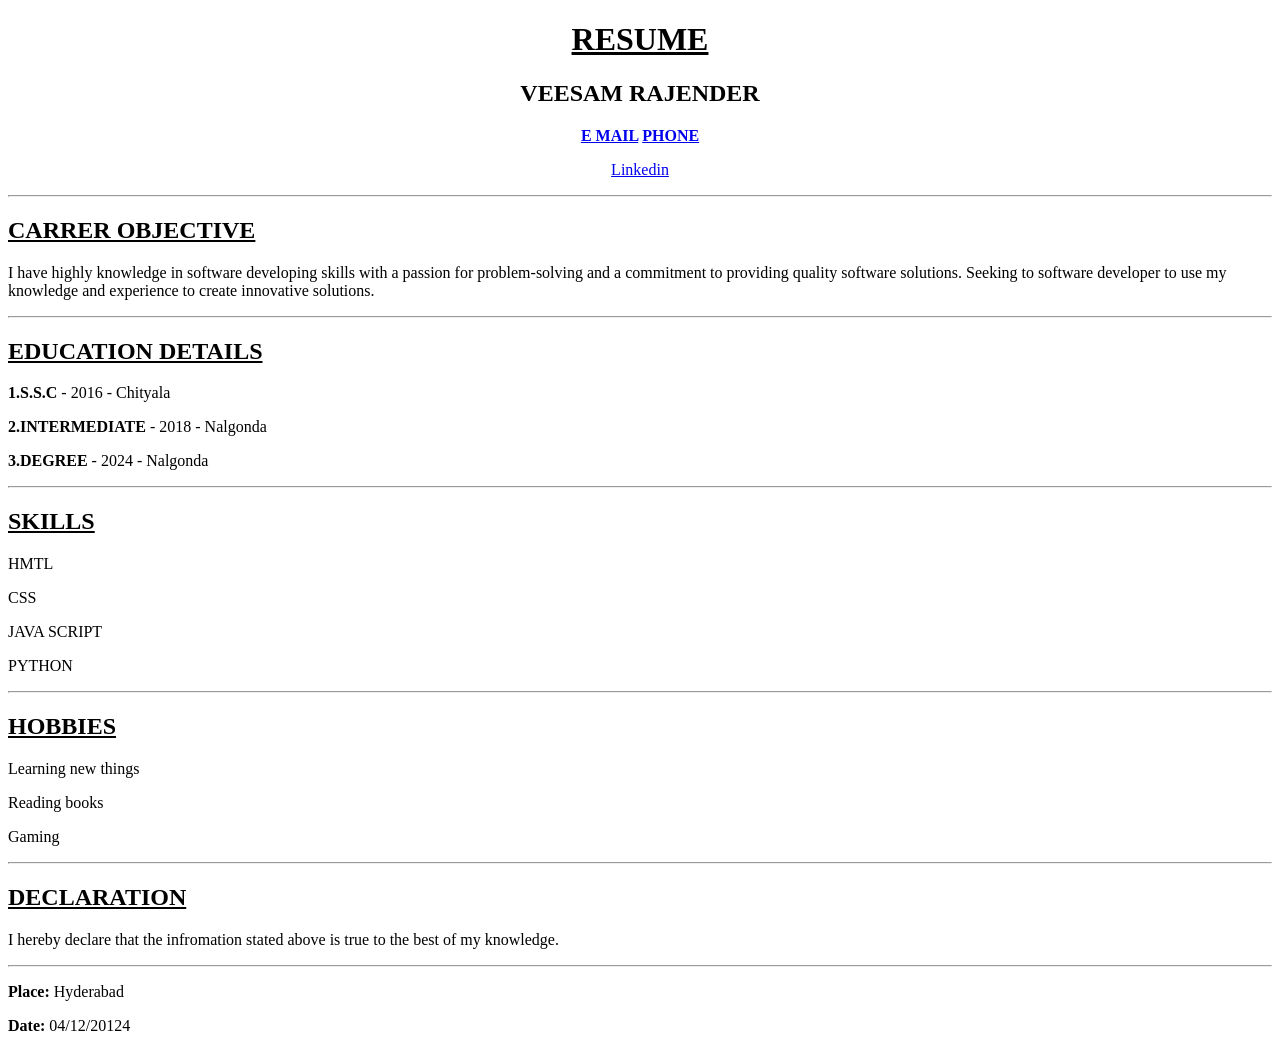
<file: index.html>
<!DOCTYPE html>
<html>
    <head>
      <center><h1><b><u>RESUME</u></b></h1></create></h1></center>
      <center><h2><b>VEESAM RAJENDER</b></h2></center>
      <p><b><center><a href="mail to:rajenderveesam@gmail.com">E MAIL</a>  <a href="tel:7780311121">PHONE</a></center></b></p>
      <center><a href="linkedin.com">Linkedin</a></center></b></p>
      <hr>
      <P><h2><u>CARRER OBJECTIVE</u></h2></P>
      <p>
        I have highly knowledge in software developing skills with a passion for problem-solving 
        and a commitment to providing quality software solutions.
         Seeking to software developer to use my knowledge and experience to create innovative solutions.
        </p>
        <hr>
</head>
     <body>
        <p><h2><u>EDUCATION DETAILS</u></h2></p>
       <P><b>1.S.S.C</b> - 2016 - Chityala</P>
       <P><b>2.INTERMEDIATE</b> - 2018 - Nalgonda</P>
       <P><b>3.DEGREE</b> - 2024 - Nalgonda</P><hr>
       <p><h2><u>SKILLS</u></h2></p>
       <P>HMTL</P>
       <P>CSS</P>
       <P>JAVA SCRIPT</P>
       <P>PYTHON</P><hr>
       <p><h2><u>HOBBIES</u></h2></p>
       <p>Learning new things</p>
       <p>Reading books</p>
       <P>Gaming</P><hr>
       <p><h2><u>DECLARATION</u></h2></p>
       <p> I hereby declare that the infromation stated above is true to the best of my knowledge.</p><hr>
       <p><b>Place: </b> Hyderabad</p>
       <p><b>Date: </b> 04/12/20124</p>

     </body>
</html>
</file>
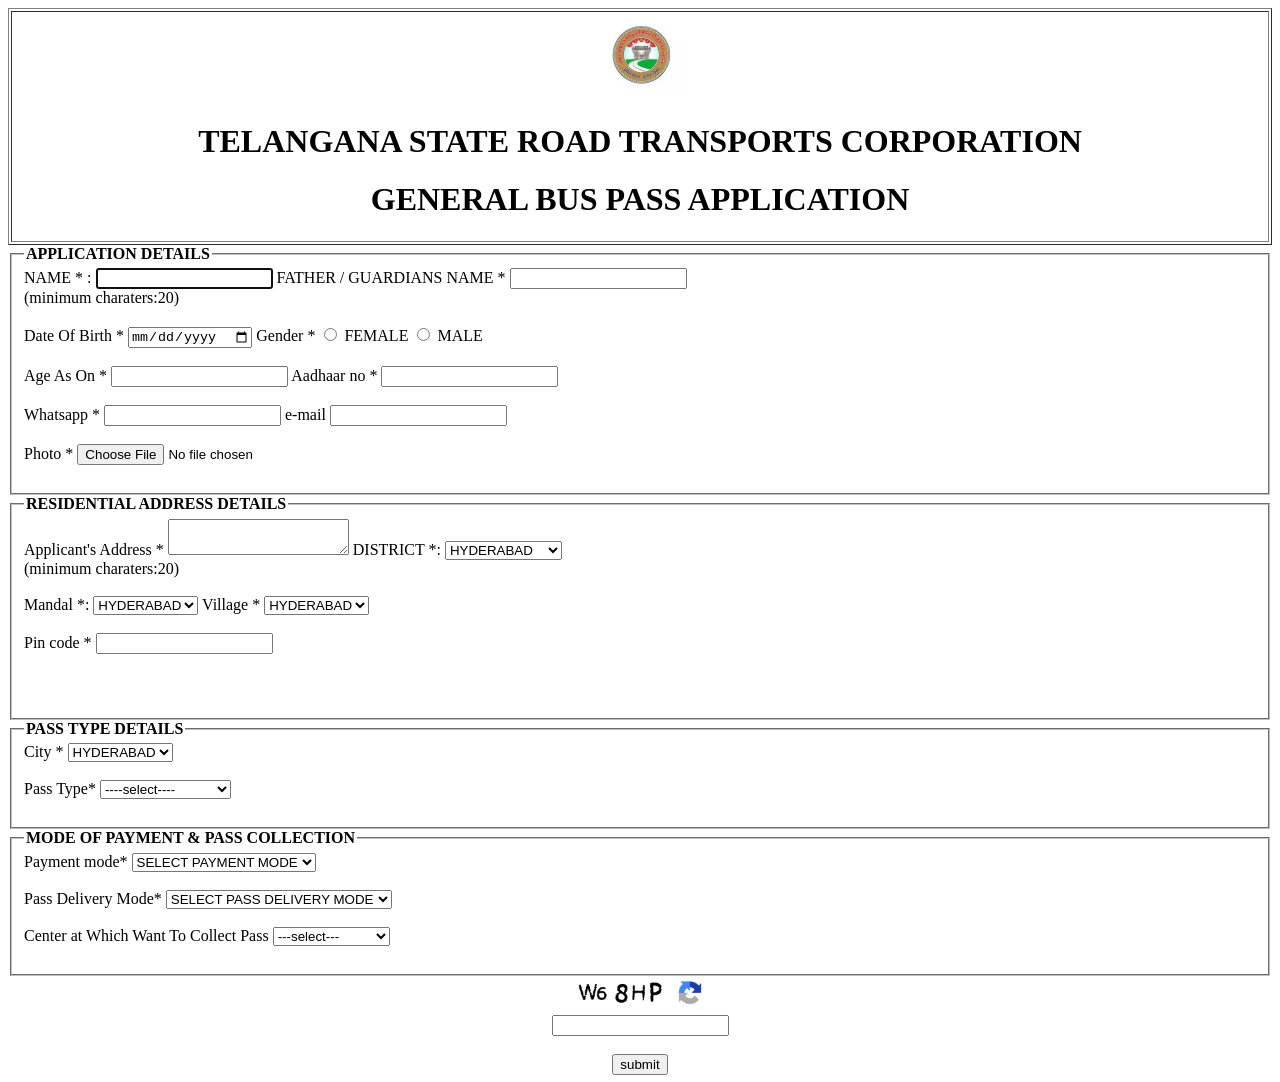
<file: buspass.html>
<!DOCTYPE html>
<html lang="en">
<head>
    <meta charset="UTF-8">
    <meta name="viewport" content="width=device-width, initial-scale=1.0">
    <title>Document</title>
</head>
<body>
    <table border="1" width="100%" >
    <th cellspacing="0" cellpadding="0">
    <center><img src="./tsrtc.jpg" width="90" </center>
    <center><h1> TELANGANA STATE ROAD TRANSPORTS CORPORATION</h1></center>
    <center><h1>GENERAL BUS PASS APPLICATION</h1></center></th>
</table>
<fieldset>
    <legend><b>APPLICATION DETAILS </b></legend>
<form action="./re.html" method="get" autoplay="off">
  <label for="name"  >NAME * :</label>                  
    <input type="text" id="name" name="name" minlength="20" autofocus required>
    <label for="guardens"> FATHER / GUARDIANS NAME *</label>
    <input type="text" id="guardens" name="guardens" ><br>
    <span>(minimum charaters:20)</span>
    <br>
    <br>
    <label for="birthday" >Date Of Birth * </label>
    <input type="date" id="birthday" name="birthday"  required>
    <label for="Gender" >Gender * </label>
    <input type="radio" id="Gender" name="Gender" value="Gender" required> FEMALE
    <input type="radio" id="Gender" name="Gender" value="Gender" required> MALE
    <br><br>
    
    <label for="number" >Age As On * </label>
    <input type="text" id="number" name="Age" required>
    <label for="number" >Aadhaar no * </label>
    <input type="text" id="number" name="number" required>
    <br><br>
    <label for="number" >Whatsapp * </label>
    <input type="text" id="number" name="Whatsapp"  required >
    <labe for="text">e-mail</labe>
    <input type="email" id="e-mail" name="e-mail" pattern="[a-z0-9_.]+gmail.com" required>
    <br><br>
    <label for="image" >Photo * </label>
    <input type="file" id="iamge" name="Photo" required>

    <br><br>
    </fieldset>
    <fieldset>
        <legend><b>RESIDENTIAL ADDRESS DETAILS</b></legend>
        <label for="address">Applicant's Address * </label>
    <textarea type="text" minlength="20" maxlength="20" name="address" width="60" height="120" required></textarea>
    <label for="district">DISTRICT *:</label>
    <select type="text" id="district" name="district" required>
        <option value="select">HYDERABAD</option>
        <option value="select">NALGONDA</option>
        <option > RANGAREDDY</option>
    </select>
    <br>
    <span>(minimum charaters:20)</span>
    <br><br>
    <label for="city">Mandal *: </label>
        <select>
                <option value="hyd"> HYDERABAD</option>
                <option value="nlg" > NALGONDA</option>
        </select>
            <label for="city">Village * </label>
        <select>
                <option value="hyd" > HYDERABAD</option>
                <option value="nlg" > NALGONDA</option>
        </select>   <br><br>
    <label for="number" >Pin code * </label>
    <input type="text" maxlength="6" minlength="6" id="number" name="Age" required>
    <br><br>         
     
    <br><br>
 </fieldset>
 <fieldset>
  <legend><b>PASS TYPE DETAILS</b></legend>
    <label for="city"> City * </label>
   <select>
       <option value="hyd" > HYDERABAD</option>
       <option value="nlg" > NALGONDA</option>
    </select>      
   <br> <br>
    <label for="city">Pass Type* </label>
<select>
       <option value="slt"> ----select----</option>
       <option value="gat" > GREATER PASS </option>
       <option value="oiy" > ORDINARY PASS </option>
    </select>     
   <br><br>
 </fieldset>
 <fieldset>
 <legend><b>MODE OF PAYMENT & PASS COLLECTION</b></legend>
        <label for="city">Payment mode* </label>
       <select>
           <option value="slt" > SELECT PAYMENT MODE</option>
           <option value="PYT" > PAYMENT AT COUNTRER </option>
           </select>      
       <br><br>
        <label for="city">Pass Delivery Mode* </label>
    <select>
           <option value="slt" > SELECT PASS DELIVERY MODE</option>
           <option value="CNR" >  AT COUNTRER </option>
    </select>     
       <br><br>
       <label for="city">Center at Which Want To Collect Pass </label>
    <select>
           <option value="slt" >---select---</option>
           <option value="hyd">  HYDERABAD </option>
           <option value="NLG">  NALGONDA </option>
           <option value="rrdy">  RANGAREDDY </option>
    </select>
          <br><br>
</fieldset>
</form>
</table>
<center><img src="./cap.png" width="100"><img src="./download.png" width="40">
    </center>
    <center><input type="text" id="name" name="name" required>
    <label for="name"> </label></center><br>
    <center><input type="submit" value="submit"></center>
</body>
</html>
</file>
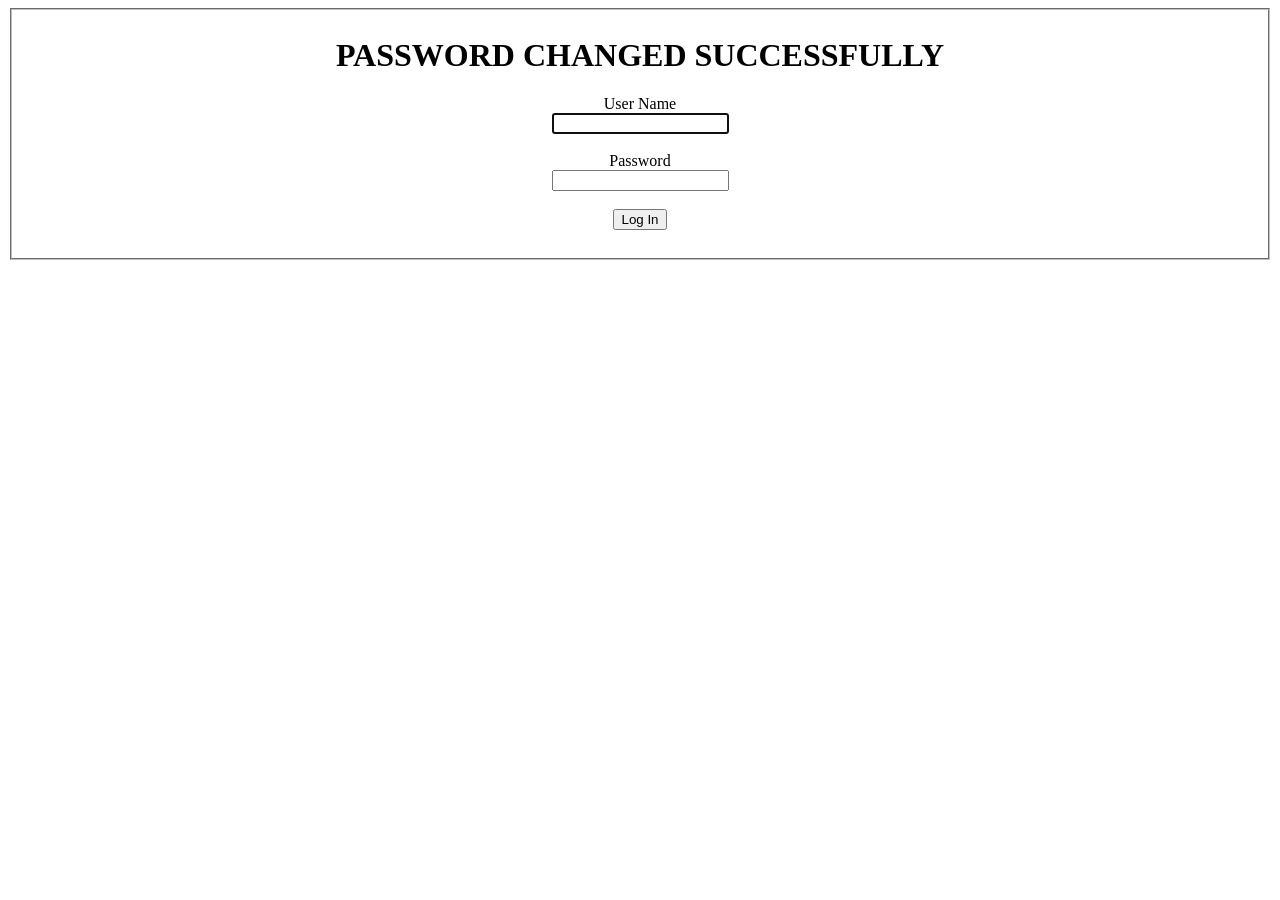
<file: changepassord.html>
<!DOCTYPE html>
<html lang="en">
<head>
    <meta charset="UTF-8">
    <meta name="viewport" content="width=device-width, initial-scale=1.0">
    <title>Chintu-Web</title>
</head>
<body>
    <form method="get" action="./loginsuccess.html" autocomplete="off">
        <fieldset>
            <center><legend><h1>PASSWORD CHANGED SUCCESSFULLY</h1></legend></center>
            <center><label for="User Name">User Name  </label><br>
                <input type="text" name="User Name" id="User Name" required autofocus></center><br>
            <center><label for="Password" >Password</label><br>
                <input type="password" name="Password" id="Password" required></center><br>
                <center><input type="submit" value="Log In" ></center><br>
                </fieldset>
                </form>
    
</body>
</html>
</file>
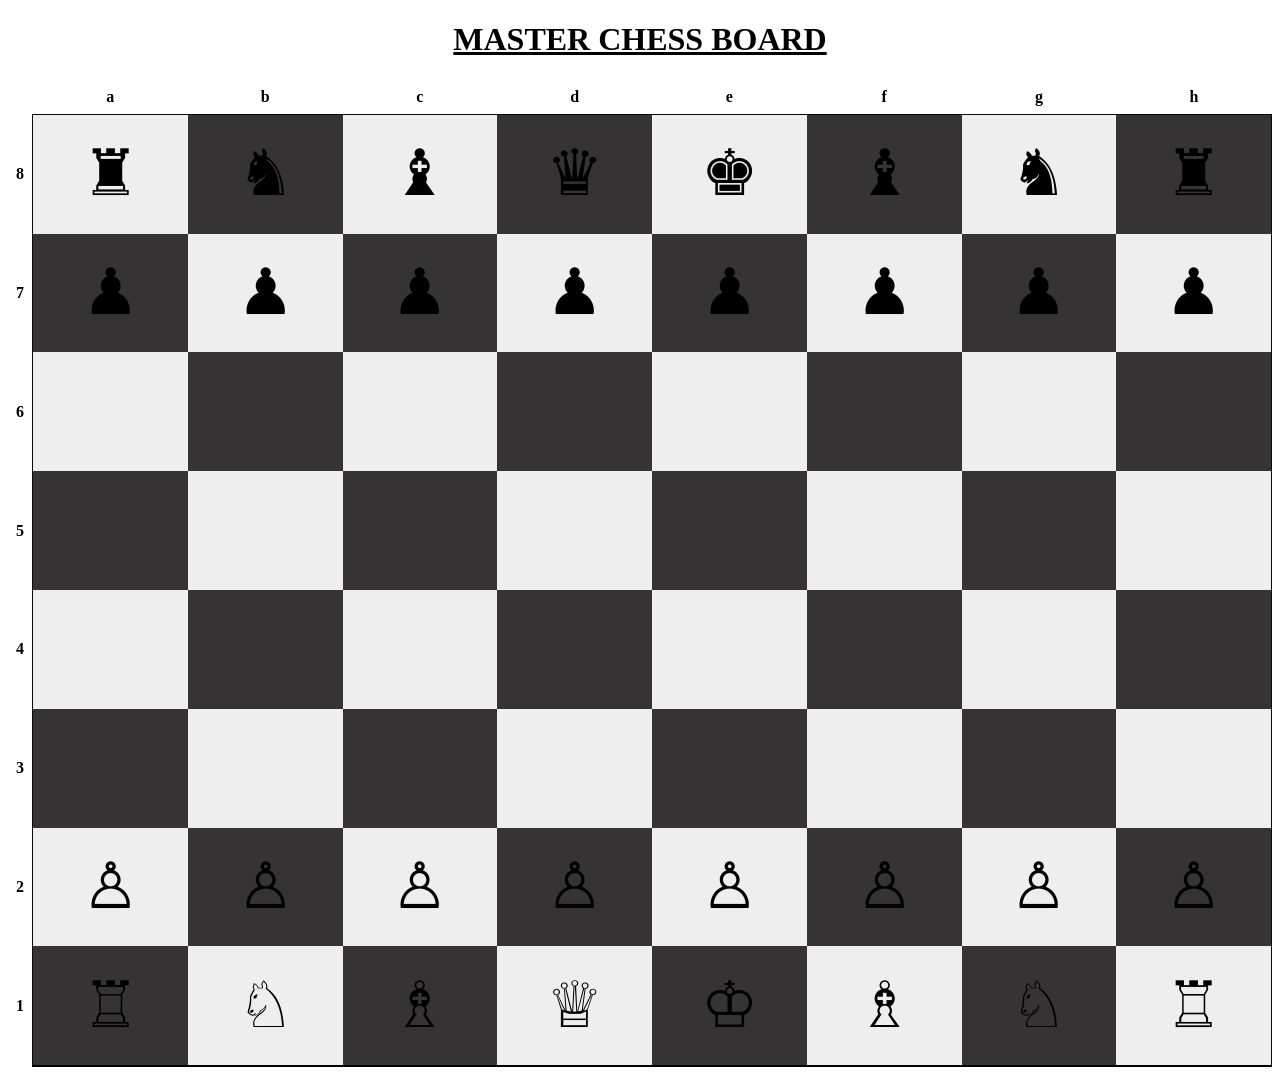
<file: chess.html>
<!DOCTYPE html>
<html lang="en">
<head>
    <meta charset="UTF-8">
    <meta name="viewport" content="width=device-width, initial-scale=1.0">
    <title>Chintu-CHESS</title>
    <style>
        .chess-board { border-spacing: 1; border-collapse: collapse; ;}
        .chess-board th { padding: .5em; }
        .chess-board th + th { border-bottom: 1px solid #080808; }
        .chess-board th:first-child,
        .chess-board td:last-child { border-right: 1px solid #0c0b0b; }
        .chess-board tr:last-child td { border-bottom: 2px solid; }
        .chess-board th:empty { border: none; }
        .chess-board td { width: 2.5em; height: 1.7em; text-align: center; font-size: 64px; line-height: 1;}
        .chess-board .light { background: #eee; }
        .chess-board .dark { background: #353333; }
    </style>
</head>
<body>
  <center><b><u><h1>MASTER CHESS BOARD</h1></u></b></center>
    <table class="chess-board" border="0" cellpadding="5" cellspacing="5">
        <tbody>
            <tr>
                <th></th>
                <th>a</th>
                <th>b</th>
                <th>c</th>
                <th>d</th>
                <th>e</th>
                <th>f</th>
                <th>g</th>
                <th>h</th>
            </tr>
            <tr>
                <th>8</th>
                <td class="light">♜</td>
                <td class="dark">♞</td>
                <td class="light">♝</td>
                <td class="dark">♛</td>
                <td class="light">♚</td>
                <td class="dark">♝</td>
                <td class="light">♞</td>
                <td class="dark">♜</td>
            </tr>
            <tr>
                <th>7</th>
                <td class="dark">♟</td>
                <td class="light">♟</td>
                <td class="dark">♟</td>
                <td class="light">♟</td>
                <td class="dark">♟</td>
                <td class="light">♟</td>
                <td class="dark">♟</td>
                <td class="light">♟</td>
            </tr>
            <tr>
                <th>6</th>
                <td class="light"></td>
                <td class="dark"></td>
                <td class="light"></td>
                <td class="dark"></td>
                <td class="light"></td>
                <td class="dark"></td>
                <td class="light"></td>
                <td class="dark"></td>
            </tr>
            <tr>
                <th>5</th>
                <td class="dark"></td>
                <td class="light"></td>
                <td class="dark"></td>
                <td class="light"></td>
                <td class="dark"></td>
                <td class="light"></td>
                <td class="dark"></td>
                <td class="light"></td>
            </tr>
            <tr>
                <th>4</th>
                <td class="light"></td>
                <td class="dark"></td>
                <td class="light"></td>
                <td class="dark"></td>
                <td class="light"></td>
                <td class="dark"></td>
                <td class="light"></td>
                <td class="dark"></td>
            </tr>
            <tr>
                <th>3</th>
                <td class="dark"></td>
                <td class="light"></td>
                <td class="dark"></td>
                <td class="light"></td>
                <td class="dark"></td>
                <td class="light"></td>
                <td class="dark"></td>
                <td class="light"></td>
            </tr>
            <tr>
                <th>2</th>
                <td class="light">♙</td>
                <td class="dark">♙</td>
                <td class="light">♙</td>
                <td class="dark">♙</td>
                <td class="light">♙</td>
                <td class="dark">♙</td>
                <td class="light">♙</td>
                <td class="dark">♙</td>
            </tr>
            <tr>
                <th>1</th>
                <td class="dark">♖</td>
                <td class="light">♘</td>
                <td class="dark">♗</td>
                <td class="light">♕</td>
                <td class="dark">♔</td>
                <td class="light">♗</td>
                <td class="dark">♘</td>
                <td class="light">♖
                </td>
            </tr>
        </tbody>
    </table>
    
</body>
</html>
</file>
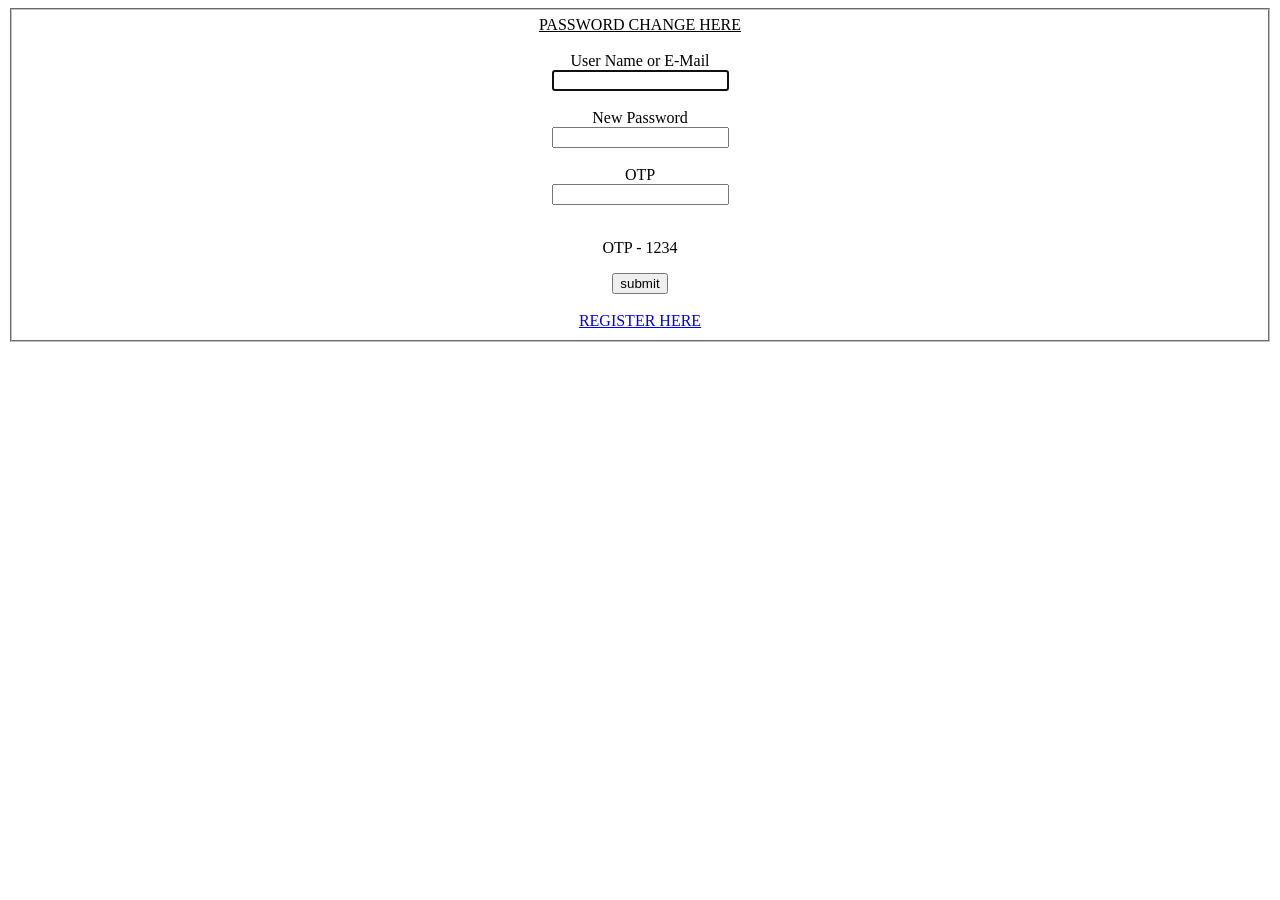
<file: forgotpassword.html>
<!DOCTYPE html>
<html lang="en">
<head>
    <meta charset="UTF-8">
    <meta name="viewport" content="width=device-width, initial-scale=1.0">
    <title>Chintu-Web</title>
</head>
<body>
    <form method="get" action="./changepassord.html">
        <fieldset>
           <center> <legend><u>PASSWORD CHANGE HERE</u></legend></center><br>
            <center><label for="User Name or E-Mail" >User Name or E-Mail</label><br>
                <input type="text" name="name" id="User Name or E-Mail" required autofocus></center>
            <br>
                <center><label for="New Password" >New Password</label><br>
                <input type="password" name="password" id="New Password" required></center>
            <br>
                <center><label for="OTP" >OTP</label><br>
            <input type="number" name="number" id="OTP" required></center><br>
            <P><center>OTP - 1234</center></P>
            <center><input type="submit" value="submit" source src="" ></center><br>
            <center><a href="./register.html">REGISTER HERE</a></center>

        </fieldset>
    </form>
    
</body>
</html>
</file>
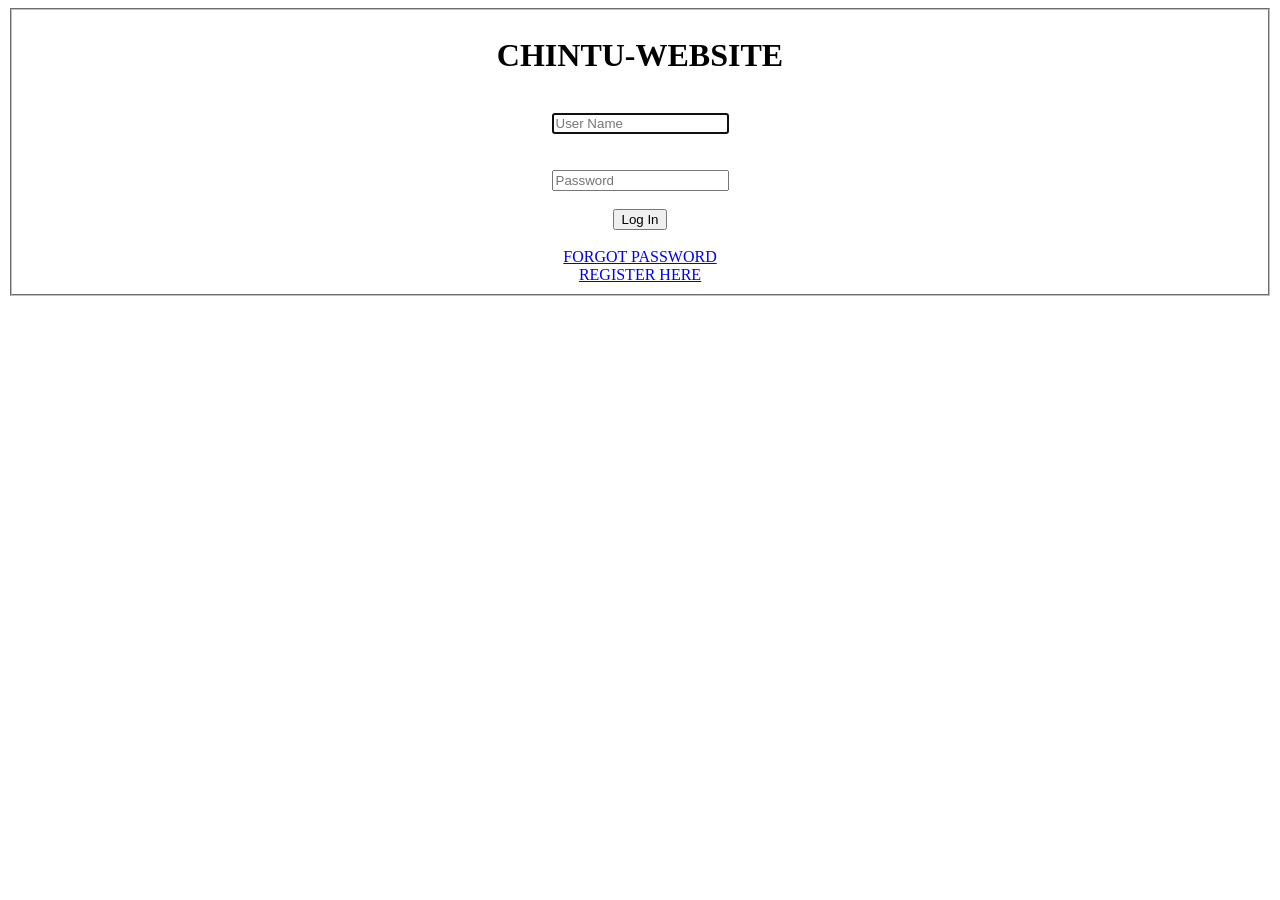
<file: login.html>
<!DOCTYPE html>
<html lang="en">
<head>
    <meta charset="UTF-8">
    <meta name="viewport" content="width=device-width, initial-scale=1.0">
    <title>Chintu-Web</title>
</head>
<body>
    <form method="get" action="./loginsuccess.html" autocomplete="off">
        <fieldset>
            <center><legend><h1>CHINTU-WEBSITE</h1></legend></center>
            <center><label for="User Name"></label><br>
                <input type="text" name="User Name" placeholder="User Name" id="User Name" required autofocus></center><br>
            <center><label for="Password" ></label><br>
                <input type="password" name="Password" placeholder="Password" id="Password" required></center><br>
                <center><input type="submit" value="Log In" ></center><br>
                <center> <a href="./forgotpassword.html">FORGOT PASSWORD</a></center><center>
                    <a href="./register.html">REGISTER HERE</a></center>
                
    </fieldset>
   </form>
    
</body>
</html>
</file>
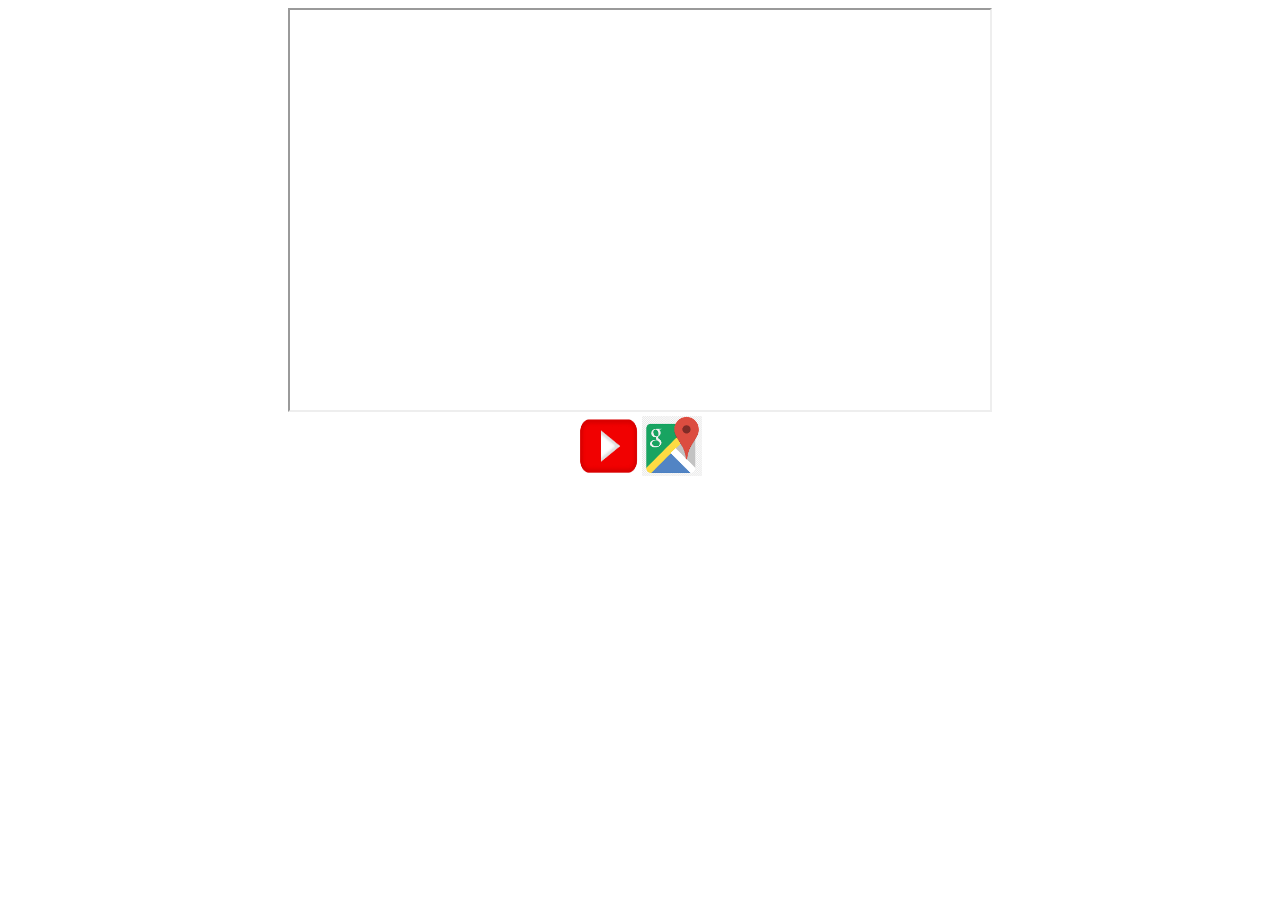
<file: map.html>
<!DOCTYPE html>
<html lang="en">
<head>

        <meta charset="UTF-8">
        <meta name="viewport" content="width=device-width, initial-scale=1.0">
        <title>Document</title>
</head>
<body>

    <center><iframe src="" name="frame" width="700" height="400" title="iframes"></iframe> </center>
    
    <center>
        <a href="https://www.youtube.com/embed/dPG-z5Ma-ow?si=1yIvJJDXhbrPCaYn" target="frame">
          <img src="[data-uri]" width="60" height="60"></a>

            
    <a href="https://www.google.com/maps/embed?pb=!1m18!1m12!1m3!1d15224.997569037365!2d78.36621957621341!3d17.44777355579204!2m3!1f0!2f0!3f0!3m2!1i1024!2i768!4f13.1!3m3!1m2!1s0x3bcb93dc8c5d69df%3A0x19688beb557fa0ee!2sHITEC%20City%2C%20Hyderabad%2C%20Telangana%20500081!5e0!3m2!1sen!2sin!4v1737812748537!5m2!1sen!2sin" target="frame">
        <img src="[data-uri]" width="60" height="60" ></a>
    
    
    </center>
    
    </body>
</html>
</file>
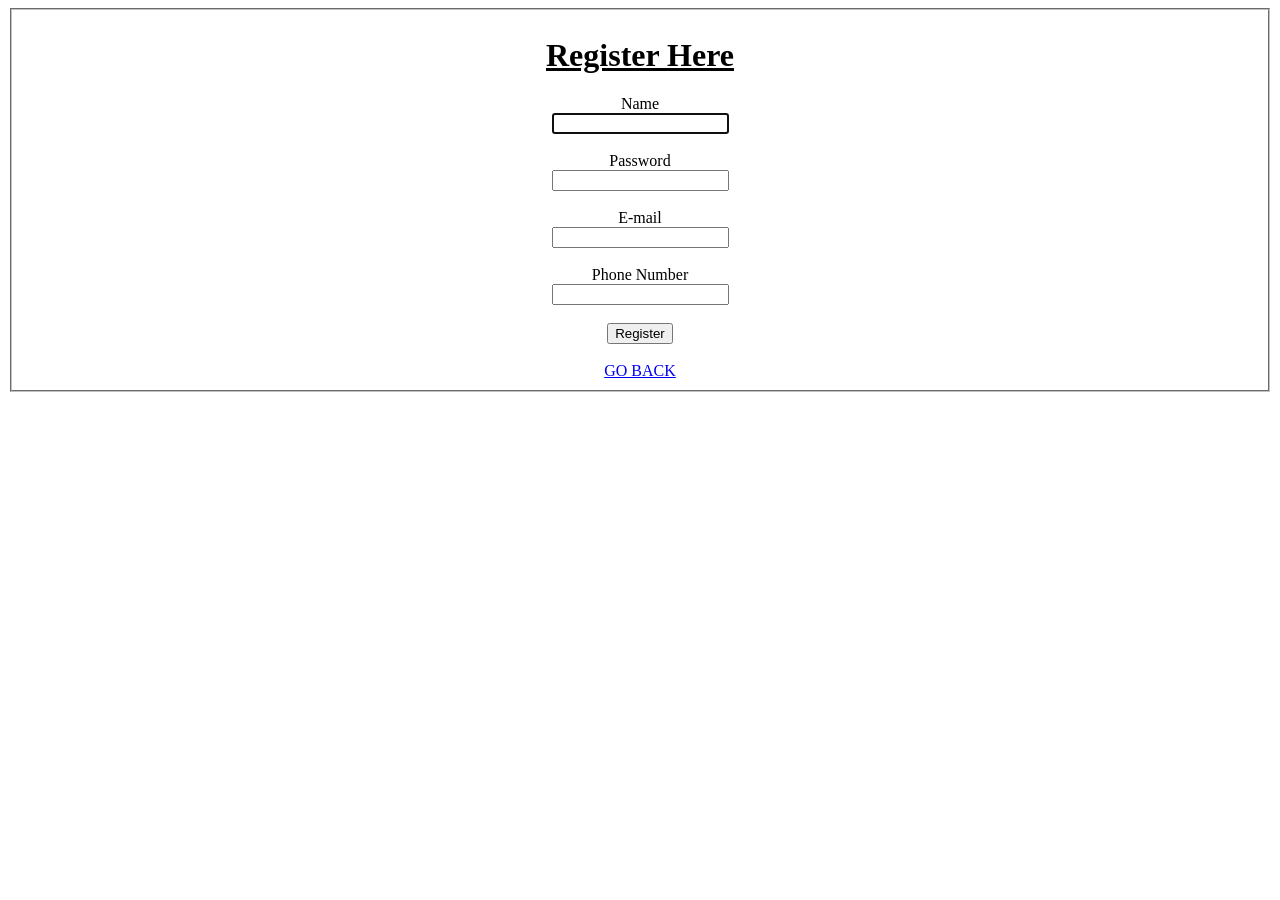
<file: register.html>
<!DOCTYPE html>
<html lang="en">
<head>
    <meta charset="UTF-8">
    <meta name="viewport" content="width=device-width, initial-scale=1.0">
    <title>Chintu-Web</title>
</head>
<body>
    <form method="get" action="./registersuccess.html">
<fieldset>
    <center><legend><h1><u>Register Here</u></h1></legend></center>
        <center><label for="Name" >Name</label><br>
        <input type="text" name="name" id="Name" required autofocus></center>
    <br>
        <center><label for="Password" >Password</label><br>
        <input type="password" name="password" id="Password" required></center>
    <br>
        <center><label for="mail" >E-mail</label><br>
    <input type="email" name="E-mail" id="E-mail" required></center>
    <br>
        <center><label for="Number" >Phone Number</label><br>
        <input type="number" name="Phone Number" id="Phone Number"required autofocus></center><br>
        <center><input type="submit" value="Register"></center><br>
        <center><a href="./login.html"> GO BACK</a></center>
</fieldset>
    </form>
    
</body>
</html>
</file>
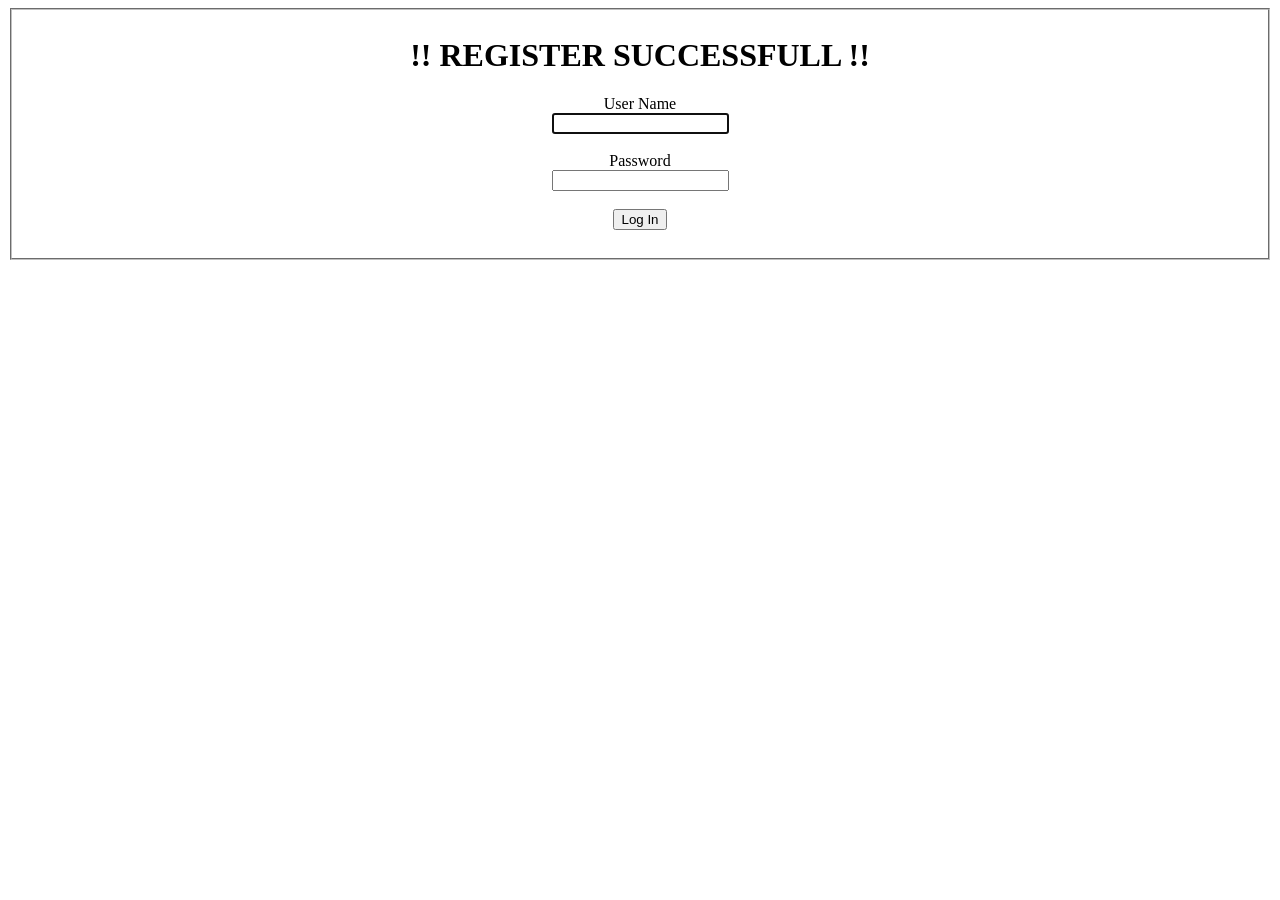
<file: registersuccess.html>
<!DOCTYPE html>
<html lang="en">
<head>
    <meta charset="UTF-8">
    <meta name="viewport" content="width=device-width, initial-scale=1.0">
    <title>Chintu-Web</title>
</head>
<body>
    <form method="get" action="./loginsuccess.html" autocomplete="off">
        <fieldset>
            <center><legend><h1>!! REGISTER SUCCESSFULL !!</h1></legend></center>
            <center><label for="User Name">User Name  </label><br>
                <input type="text" name="User Name" id="User Name" required autofocus></center><br>
            <center><label for="Password" >Password</label><br>
                <input type="password" name="Password" id="Password" required></center><br>
                <center><input type="submit" value="Log In" ></center><br>
                </fieldset>
                </form>
    
    
</body>
</html>
</file>
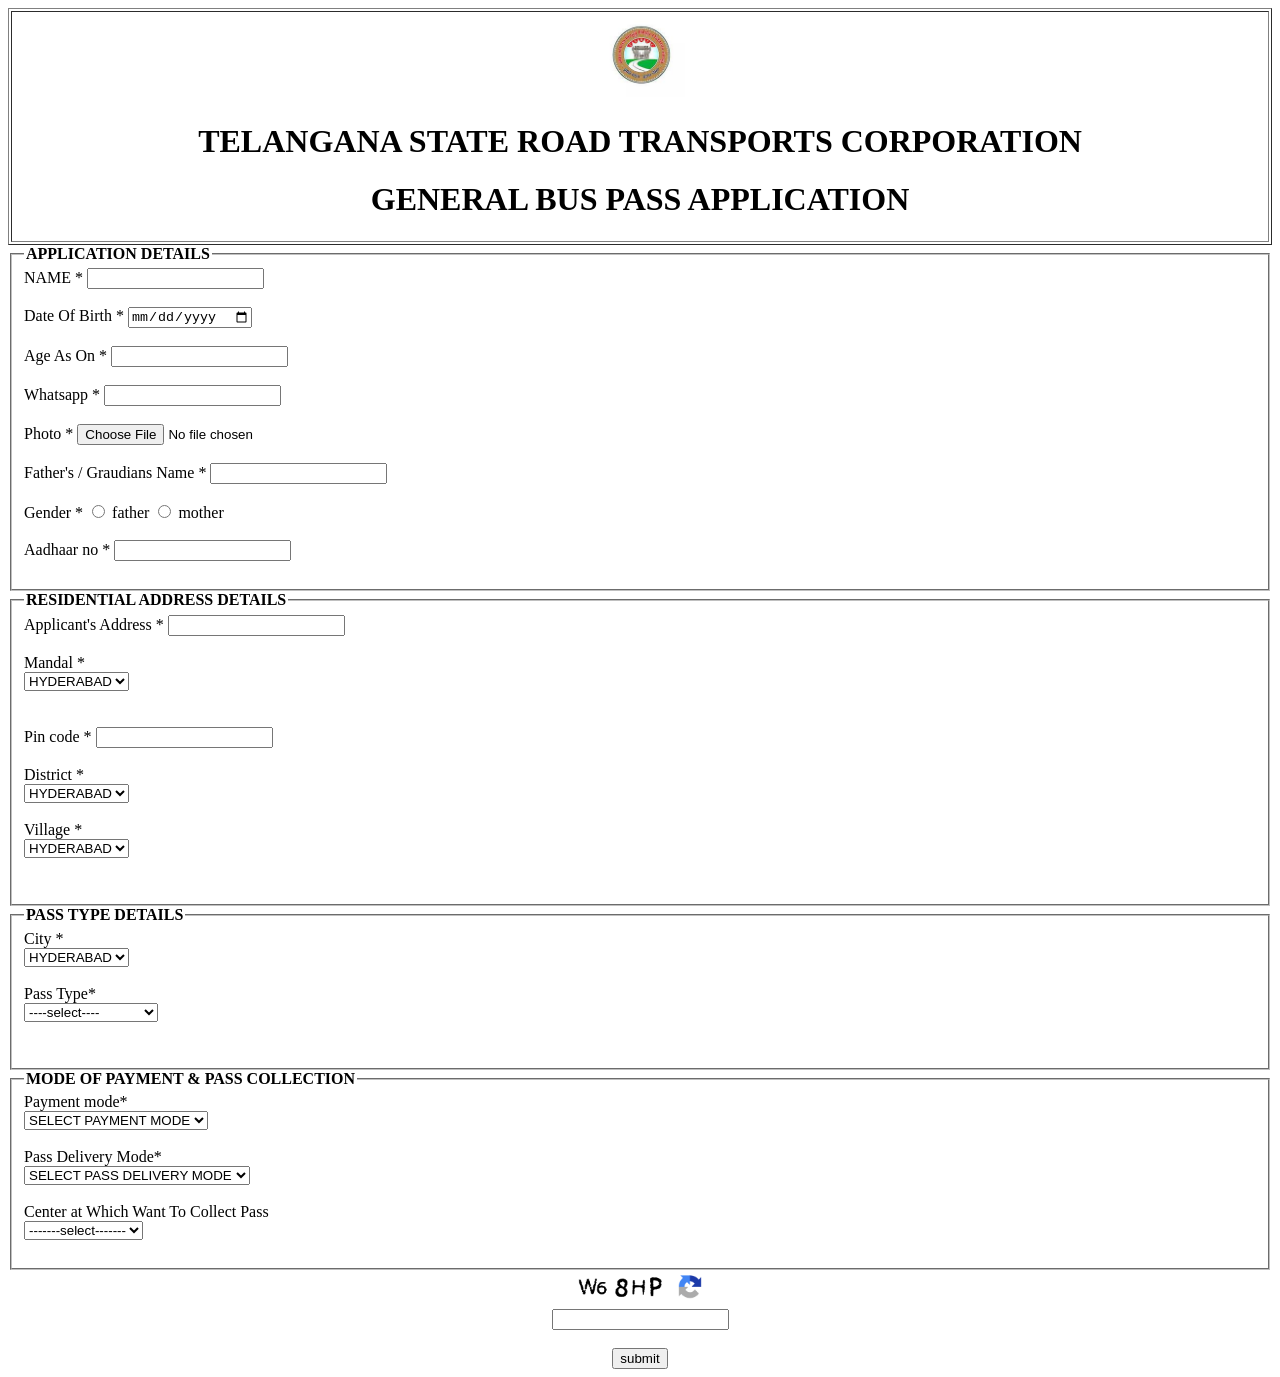
<file: 16-12-24/buspass.html>
<!DOCTYPE html>
<html lang="en">
<head>
    <meta charset="UTF-8">
    <meta name="viewport" content="width=device-width, initial-scale=1.0">
    <title>Document</title>
</head>
<body>
    <table border="1" width="100%" >
    <th cellspacing="0" cellpadding="0">
    <center><img src="./tsrtc.jpg" width="90" </center>
    <center><h1> TELANGANA STATE ROAD TRANSPORTS CORPORATION</h1></center>
    <center><h1>GENERAL BUS PASS APPLICATION</h1></center></th>
</table>
<form action="./re.html">
 <fieldset>
    <legend><b>APPLICATION DETAILS</b></legend>
    <label for="name" >NAME * </label>                  
    <input type="text" id="name" minlength="20" required>
    <br><br>                
    <label for="birthday" >Date Of Birth * </label>
    <input type="date" id="birthday" name="birthday"  required>
    <br><br>
    <label for="number" >Age As On * </label>
    <input type="text" id="number" name="Age" required>
    <br><br>
    <label for="number" >Whatsapp * </label>
    <input type="text" id="number" name="Whatsapp"  required >
    <br><br>
    <label for="image" >Photo * </label>
    <input type="file" id="iamge" name="Photo" required>
    <br><br>
    <label for="name" >Father's / Graudians Name * </label>                  
    <input type="text" id="name" name="name" required>
    <br><br>  
    <label for="Gender" >Gender * </label>
    <input type="radio" id="Gender" name="Gender" value="Gender" required> father
    <input type="radio" id="Gender" name="Gender" value="Gender" required> mother
    <br><br>
    <label for="number" >Aadhaar no * </label>
    <input type="text" id="number" name="number" required>
    <br><br>
    </fieldset>
    <fieldset>
        <legend><b>RESIDENTIAL ADDRESS DETAILS</b></legend>
        <label for="textarea">Applicant's Address * </label>
    <input type="text" id="textarea" minlength="20" maxlength="20" name="textarea" required>
    <br><br>
    <div> 
        <label for="city">Mandal * </label>
        <div>
            <select>
                <option value="hyd"> HYDERABAD</option>
                <option value="nlg" > NALGONDA</option>
            </select>
        </div>    
   </div>           
    <br><br>  
    <label for="number" >Pin code * </label>
    <input type="text" maxlength="6" minlength="6" id="number" name="Age" required>
    <br><br>
    <div> 
        <label for="city">District * </label>
        <div>
            <select>
                <option value="hyd" > HYDERABAD</option>
                <option value="nlg" > NALGONDA</option>
            </select>
        </div>    
   </div>           
    <br>
    <div> 
     <label for="city">Village * </label>
    <div>
    <select>
        <option value="hyd" > HYDERABAD</option>
        <option value="nlg" > NALGONDA</option>
        </select>
    </div>    
   </div>      
    <br><br>
</fieldset>
<fieldset>
 <legend><b>PASS TYPE DETAILS</b></legend>
 <div> 
    <label for="city"> City * </label>
   <div>
   <select>
       <option value="hyd" > HYDERABAD</option>
       <option value="nlg" > NALGONDA</option>
       </select>
   </div>    
  </div>      
   <br>
   <div> 
    <label for="city">Pass Type* </label>
   <div>
   <select>
       <option value="slt" > ----select----</option>
       <option value="gat" > GREATRER PASS </option>
       <option value="oiy" > ORDINARY PASS </option>
       </select>
   </div>    
  </div>      
   <br><br>
</fieldset>
<fieldset>
 <legend><b>MODE OF PAYMENT & PASS COLLECTION</b></legend>
    <div> 
        <label for="city">Payment mode* </label>
       <div>
       <select>
           <option value="slt" > SELECT PAYMENT MODE</option>
           <option value="PYT" > PAYMENT AT COUNTRER </option>
           </select>
       </div>    
      </div>      
       <br>
       <div> 
        <label for="city">Pass Delivery Mode* </label>
       <div>
       <select>
           <option value="slt" > SELECT PASS DELIVERY MODE</option>
           <option value="CNR" >  AT COUNTRER </option>
           </select>
       </div>    
      </div>      
       <br>
       <div> 
        <label for="city">Center at Which Want To Collect Pass </label>
       <div>
       <select>
           <option value="slt" > -------select-------</option>
           <option value="hyd">  HYDERABAD </option>
           <option value="NLG">  NALGONDA </option>
           <option value="rrdy">  RANGAREDDY </option>
           </select>
       </div>    
      </div>      
       <br>
</fieldset>
</form>
</table>
<center><img src="./cap.png" width="100"><img src="./download.png" width="40">
    </center>
    <center><input type="text" id="name" name="name" required>
    <label for="name"> </label></center><br>
    <center><input type="submit" value="submit"></center>
</body>
</html>
</file>
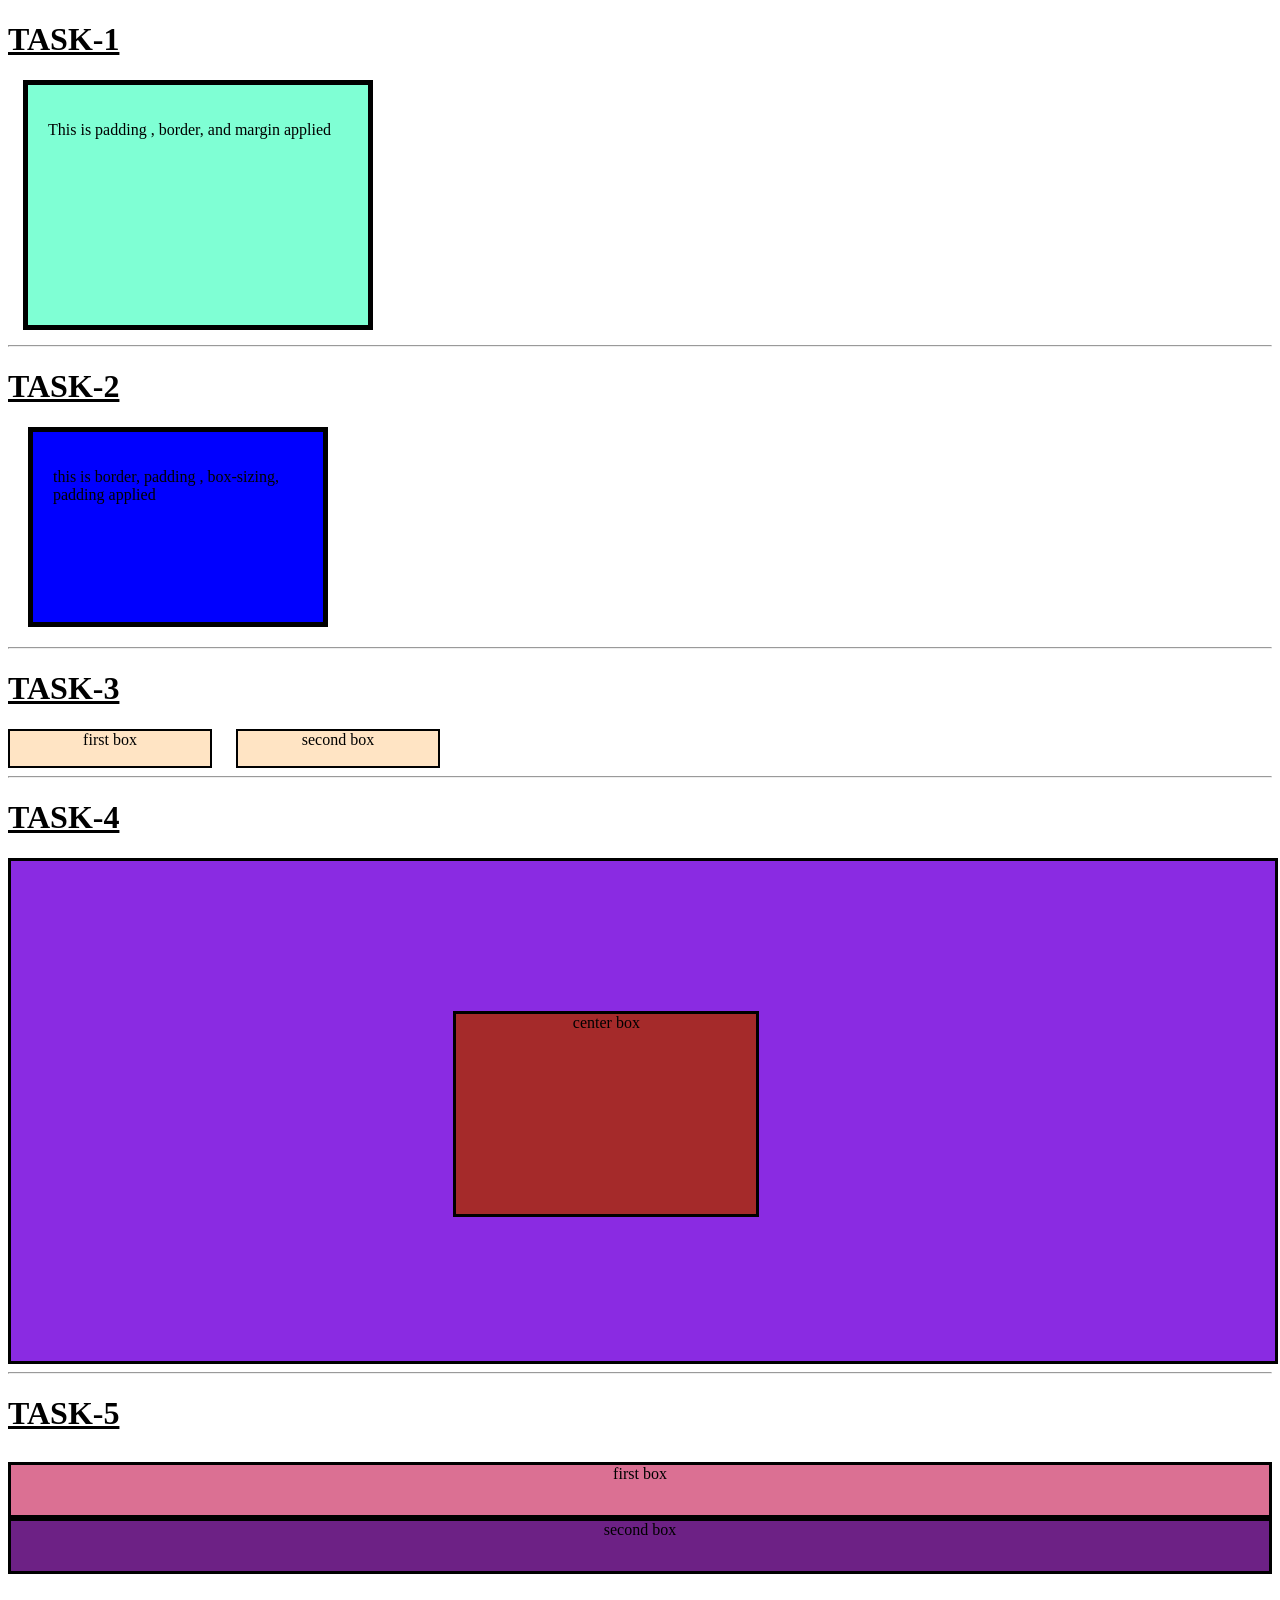
<file: CSS/cssbox.html>
<!DOCTYPE html>
<html lang="en">
<head>
    <meta charset="UTF-8">
    <meta name="viewport" content="width=device-width, initial-scale=1.0">
    <title>Document</title>
    <link rel="stylesheet" href="./style.css">
</head>
<body>
    <h1><u>TASK-1</u></h1>
    <div class="container">
        <p> This is padding , border, and margin applied</p>
   </div>
   <hr>
   <h1><u>TASK-2</u></h1>
    <div class="container-2">
        <p>this is border, padding , box-sizing, padding applied</p>
   </div>
   <hr>
   <h1><u>TASK-3</u></h1>
   <div class="maincontainer">
    <div class="container-3"> 
        <center>first box</center>
    </div>
    <div class="container-4"> 
        <center>second box</center>
    </div>
</div>
<hr>
<h1><u> TASK-4</u></h1>
<div class="parentcontainer">
    <div class="childcontainer">
        <center>center box</center>
</div>
</div>
<hr>
<h1><u> TASK-5</u></h1>
<div class="box"><center>first box</center></div>
<div class="box2"><center>second box</center></div>
</body>
</html>
</file>
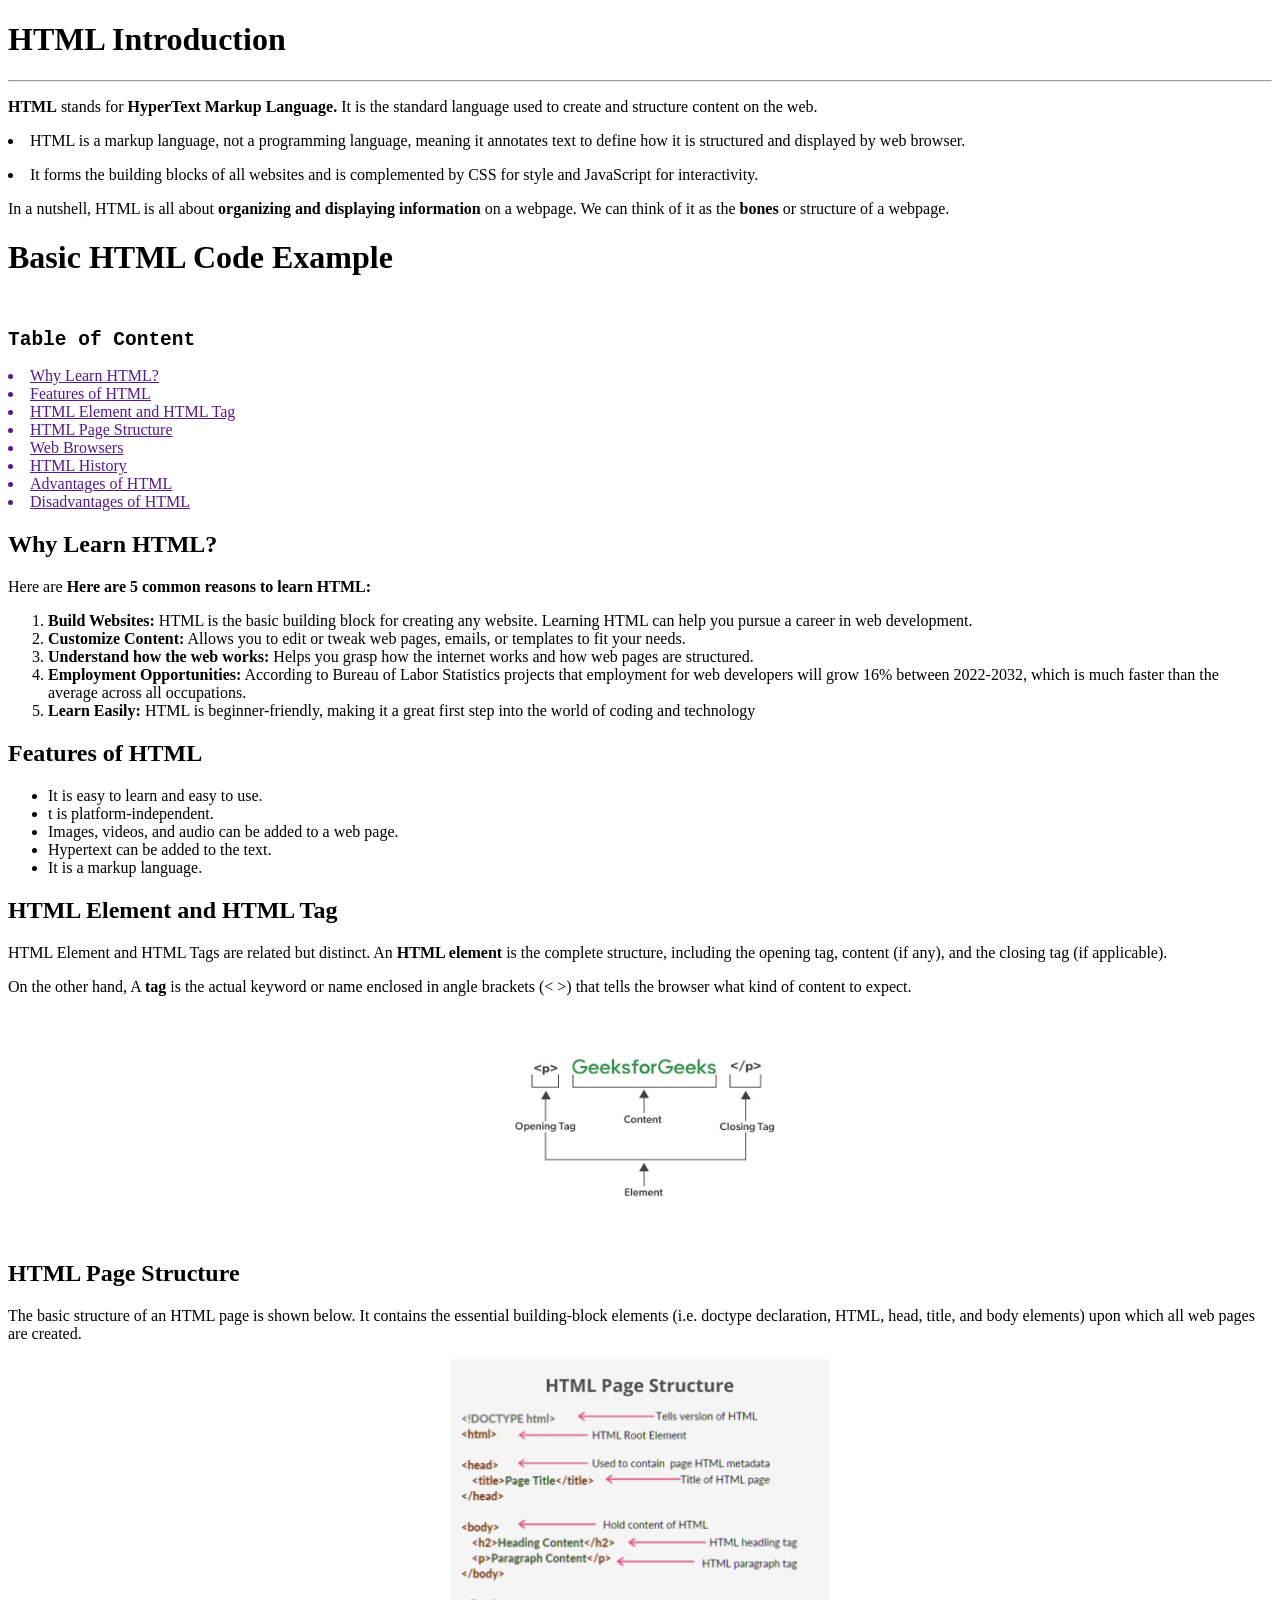
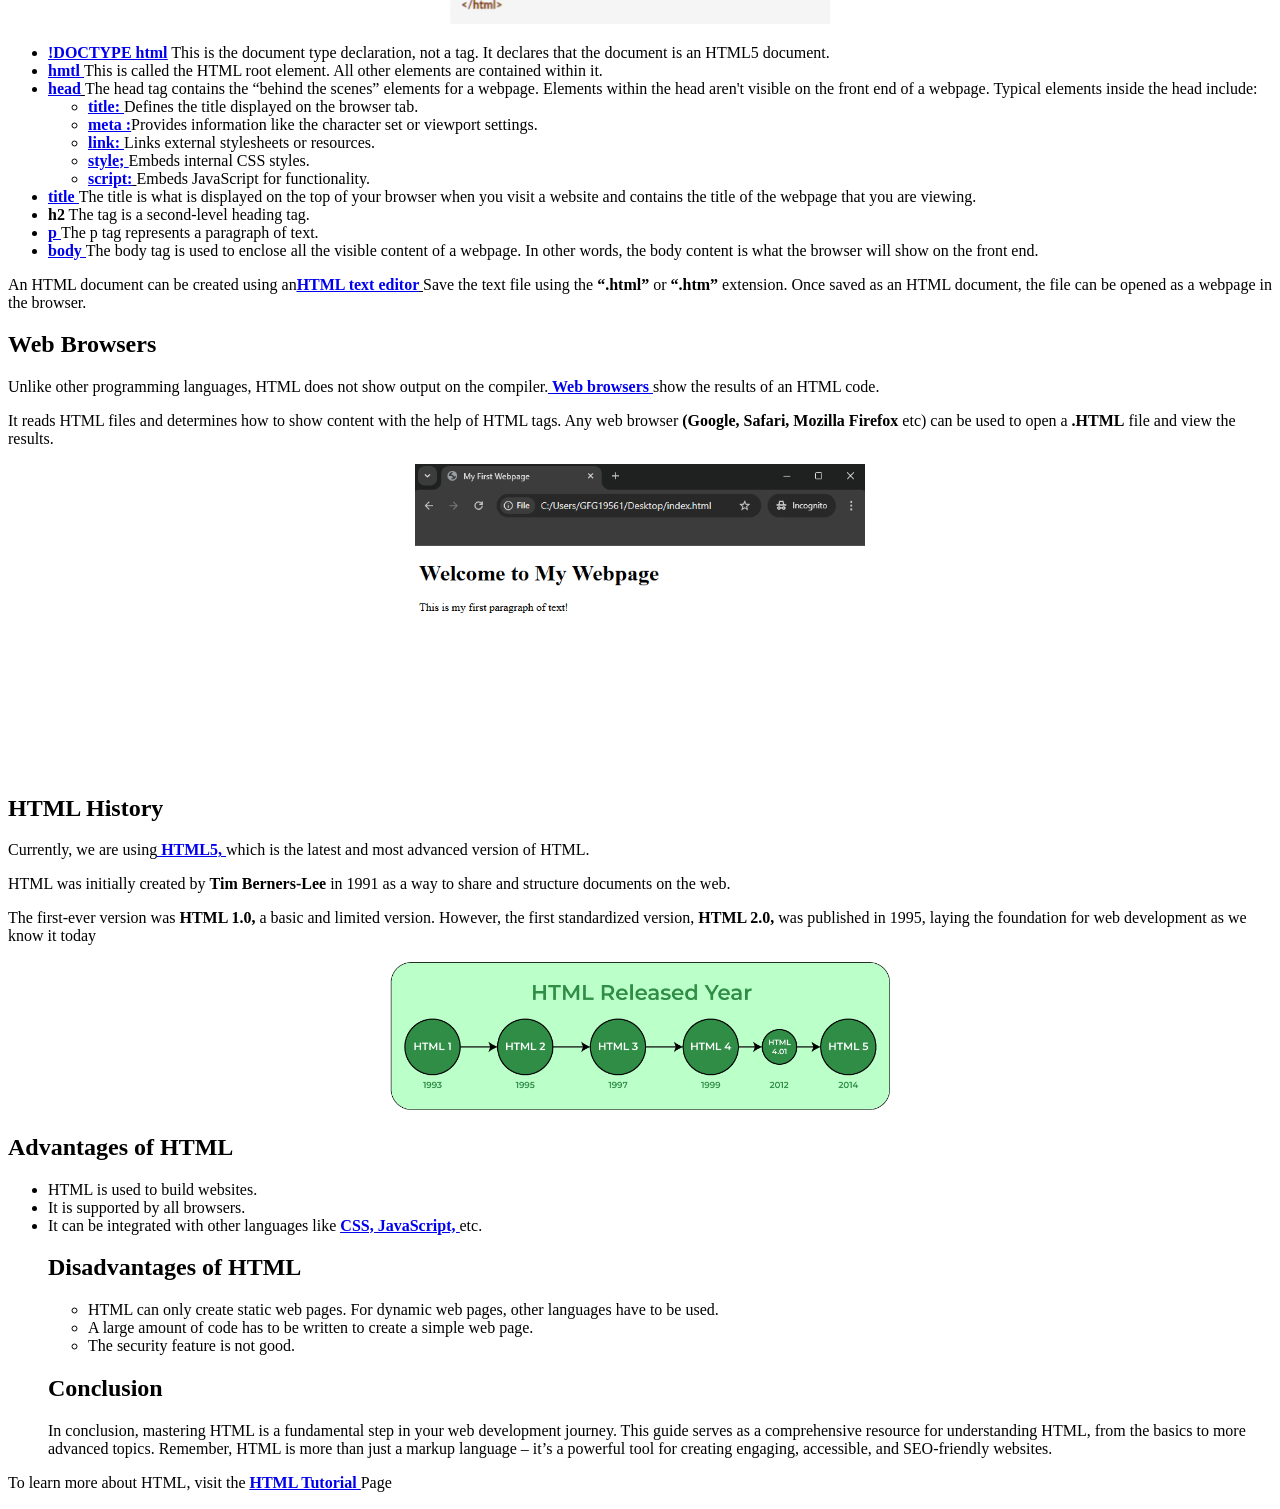
<file: DAILYTASK/task.html>
<!DOCTYPE html>
<html lang="en">
<head>
    <meta charset="UTF-8">
    <meta name="viewport" content="width=device-width, initial-scale=1.0">
    <title>>HMTL INTRO BY CHINTU</title>
</head>
<body>
    <h1>HTML Introduction</h1>
    <hr>
    <p><formating><b>HTML</b></formating> stands for <formating><b>HyperText Markup Language.</b></formating> It is the standard language used to create and structure content on the web.</p>
    <dl><li>HTML is a markup language, not a programming language, meaning it annotates text to define how it is structured and displayed by web browser.</li></dl>
    <dl><li>It forms the building blocks of all websites and is complemented by CSS for style and JavaScript for interactivity.</li></dl>
     
    <p>In a nutshell, HTML is all about <b><formating>organizing and displaying information</formating></b> on a webpage. We can think of it as the <b><formating>bones </formating></b> or <formating><b></b>structure</formating> of a webpage.</p>
    <dl><h1>Basic HTML Code Example</h1></dl>
    <pre>  <p><h2>Table of Content</h2></p></pre>
    <a href ul><li><u>Why Learn HTML?</u></li></ul></a>
    <a href ul><li><u>Features of HTML</u></li></ul></a>
    <a href ul><li><u>HTML Element and HTML Tag</u></li></ul></a>
    <a href ul><li><u>HTML Page Structure</u></li></ul></a>
    <a href ul><li><u>Web Browsers</u></li></ul></a>
    <a href ul><li><u>HTML History</u></li></ul></a>
    <a href ul><li><u>Advantages of HTML</u></li></ul></a>
    <a href ul><li><u>Disadvantages of HTML</u></li></ul></a>
    <p><h2>Why Learn HTML?</h2></p>
    <p>Here are <b><formating>Here are 5 common reasons to learn HTML:</formating></b></p>
<ol type="1">
    <li><b><gormating>Build Websites:</gormating></b> HTML is the basic building block for creating any website. Learning HTML can help you pursue a career in web development.</li>
    <li><b><gormating>Customize Content:</gormating></b> Allows you to edit or tweak web pages, emails, or templates to fit your needs.</li>
    <li><b><gormating>Understand how the web works:</gormating></b>  Helps you grasp how the internet works and how web pages are structured.</li>
    <li><b><gormating>Employment Opportunities:</gormating></b>  According to Bureau of Labor Statistics projects that employment for web developers will grow 16% between 2022-2032, which is much faster than the average across all occupations.</li>
    <li><b><gormating>Learn Easily:</gormating></b> HTML is beginner-friendly, making it a great first step into the world of coding and technology</li>
</ol>
<h2><b>Features of HTML</b></h2>
<ul>
    <li>It is easy to learn and easy to use.</li>
    <li>t is platform-independent.</li>
    <li>Images, videos, and audio can be added to a web page.</li>
    <li>Hypertext can be added to the text.</li>
    <li>It is a markup language.</li>
</ul>
<h2><b>HTML Element and HTML Tag</b></h2>
<p>HTML Element and HTML Tags are related but distinct. An <b><formating>HTML element</formating></b> is the complete structure, including the opening tag, content (if any), and the closing tag (if applicable).</p>
<p>On the other hand, A <b><formating>tag</formating></b> is the actual keyword or name enclosed in angle brackets (< >) that tells the browser what kind of content to expect.</p>
<center><img src="../DAILYTASK/Flowchart.jpg" width="450"></center>
<h2><b>HTML Page Structure</b></h2>
<p>The basic structure of an HTML page is shown below. It contains the essential building-block elements (i.e. doctype declaration, HTML, head, title, and body elements) upon which all web pages are created.</p>
<center><img src="../DAILYTASK/HTMLStructure.png" width="380"></center>
<ul type="disc">
    <li>
       <b><u><a href="https://www.geeksforgeeks.org/html-doctypes/">!DOCTYPE html</u></b></a>  This is the document type declaration, not a tag. It declares that the document is an HTML5 document.
    </li>
    <li>
        <b><u><a href="https://www.geeksforgeeks.org/html-html-tag/"> hmtl </a> </u></b>This is called the HTML root element. All other elements are contained within it.
    </li> 
    <li> 
        <b><u><a href="https://www.geeksforgeeks.org/html-head-tag/"> head</a> </u></b> The head tag contains the “behind the scenes” elements for a webpage. Elements within the head aren't visible on the front end of a webpage. Typical elements inside the head include:
        <ul>
            <li>
                <b><u><a href="https://www.geeksforgeeks.org/html-title-tag/"> title: </a></u></b>Defines the title displayed on the browser tab.
           </li>
            <li>
                <b><u><a href="https://www.geeksforgeeks.org/html-meta-tag/"> meta :</a></u></b>Provides information like the character set or viewport settings.
            </li>
            <li>
                <b><u><a href="https://www.geeksforgeeks.org/html-link-tag/"> link: </a></u></b>Links external stylesheets or resources.
            </li>
            <li>
                <b><u><a href="https://www.geeksforgeeks.org/html-style-tag/"> style; </a> </u></b> Embeds internal CSS styles.
            </li>
            <li>
                <b><u><a href="https://www.geeksforgeeks.org/html-script-tag/"> script:</a> </u></b>Embeds JavaScript for functionality.
            </li>
         </ul>
        <li>
            <b><u><a href="https://www.geeksforgeeks.org/html-title-tag/"> title </a> </u></b>The title is what is displayed on the top of your browser when you visit a website and contains the title of the webpage that you are viewing.
        </li>
        <li>
            <b><formating>h2</formating></b> The tag is a second-level heading tag.
        </li>
        <li> <b><u><a href="https://www.geeksforgeeks.org/html-p-tag/"> p </a></u></b>The p tag represents a paragraph of text.</li>
         <li><b><u><a href="https://www.geeksforgeeks.org/html-body-tag/"> body </a></u></b> The body tag is used to enclose all the visible content of a webpage. In other words, the body content is what the browser will show on the front end.</li>
    </li>
  </ul>
    <p>An HTML document can be created using an<b><u><a href="https://www.geeksforgeeks.org/html-editors/">HTML text editor</a> </u></b>Save the text file using the <b><formating>“.html”</formating></b> or <b><formating>“.htm”</formating></b> extension. Once saved as an HTML document, the file can be opened as a webpage in the browser.</p>
    <h2>Web Browsers</h2>
<p>Unlike other programming languages, HTML does not show output on the compiler.<b><u><a href="https://www.geeksforgeeks.org/web-browser-a-complete-overview/"> Web browsers </a> </u></b>show the results of an HTML code.
</p>
<p>It reads HTML files and determines how to show content with the help of HTML tags. Any web browser <b><formating>(Google, Safari, Mozilla Firefox</formating></b> etc) can be used to open a <b><formating>.HTML</formating></b>  file and view the results.</p>
<center><img src="../DAILYTASK/welcome.png" width="450"></center>
<h2>HTML History</h2>
<p>Currently, we are using<b><u><a href="Currently, we are using"> HTML5, </a> </u></b> which is the latest and most advanced version of HTML.</p>
<p>HTML was initially created by <b>Tim Berners-Lee</b> in 1991 as a way to share and structure documents on the web.</p>
<p>The first-ever version was <b>HTML 1.0,</b> a basic and limited version. However, the first standardized version, <b>HTML 2.0,</b> was published in 1995, laying the foundation for web development as we know it today</p>
<center><img src="../DAILYTASK/HTMLReleasedyear.png" width="500"></center>
<h2>Advantages of HTML</h2>
<ul>
    <li>HTML is used to build websites.</li>
    <li>It is supported by all browsers.</li>
    <li>
        It can be integrated with other languages like <b><u><a href="https://www.geeksforgeeks.org/css-tutorial/">CSS, </a></u></b><b><u><a href="https://www.geeksforgeeks.org/javascript/">JavaScript, </a></u></b> etc.
   </li>
   <h2>Disadvantages of HTML</h2>
   <ul>
    <li>HTML can only create static web pages. For dynamic web pages, other languages have to be used.</li>
    <li>A large amount of code has to be written to create a simple web page.</li>
    <li>The security feature is not good.</li>
   </ul>
   <h2>Conclusion</h2>
   <p>In conclusion, mastering HTML is a fundamental step in your web development journey. This guide serves as a comprehensive resource for understanding HTML, from the basics to more advanced topics. Remember, HTML is more than just a markup language – it’s a powerful tool for creating engaging, accessible, and SEO-friendly websites.</p>
</ul>
<p>To learn more about HTML, visit the <b><u><a href="https://www.geeksforgeeks.org/html-tutorial/"> HTML Tutorial </a> </u></b> Page

</p>
</body>
</html>
</file>
<file: CSS/style.css>
/* task-1 */
.container { 
    background-color: aquamarine;
    width: 300px;
    height: 200px;
    border: 5px solid black;
    margin: 15px;
    padding: 20px;
    
}
/* task-2*/
.container-2
{
    background-color: blue;
    width: 300px;
    height: 200px;
    padding: 20px;
    border: 5px solid black;
    box-sizing: border-box;
    margin: 20px;
}
/* task-3*/
.container-3 , .container-4{
    width:200px;
    border: 2px solid black;
    display:inline-block;
    }
.container-3{
margin-right: 20px;
background-color: bisque;
height: 35px;
}
.container-4{
    margin-right: 20px;
    background-color: bisque;
    height: 35px;
    }
    /* task-4*/
    .parentcontainer{
        height: 500px;
        width: 100%;
        border: 3px solid black;
        background-color: blueviolet;
        display: block;
    }
    .childcontainer{
        height: 200px;
        width: 300px;
        border: 3px solid black;
        background-color: brown;
        display: block;
        margin-top: 150px;
        margin-bottom: 150px;
        margin-left: 35%;
    }
    .box{
        margin-top: 30px;
        background-color: palevioletred;
        border: 3px solid black;
        height: 50px;
    }
    .box2{
        margin-bottom: 30px;
        background-color: rgb(109, 33, 133);
        border: 3px solid black;
        height: 50px;
    }
</file>
